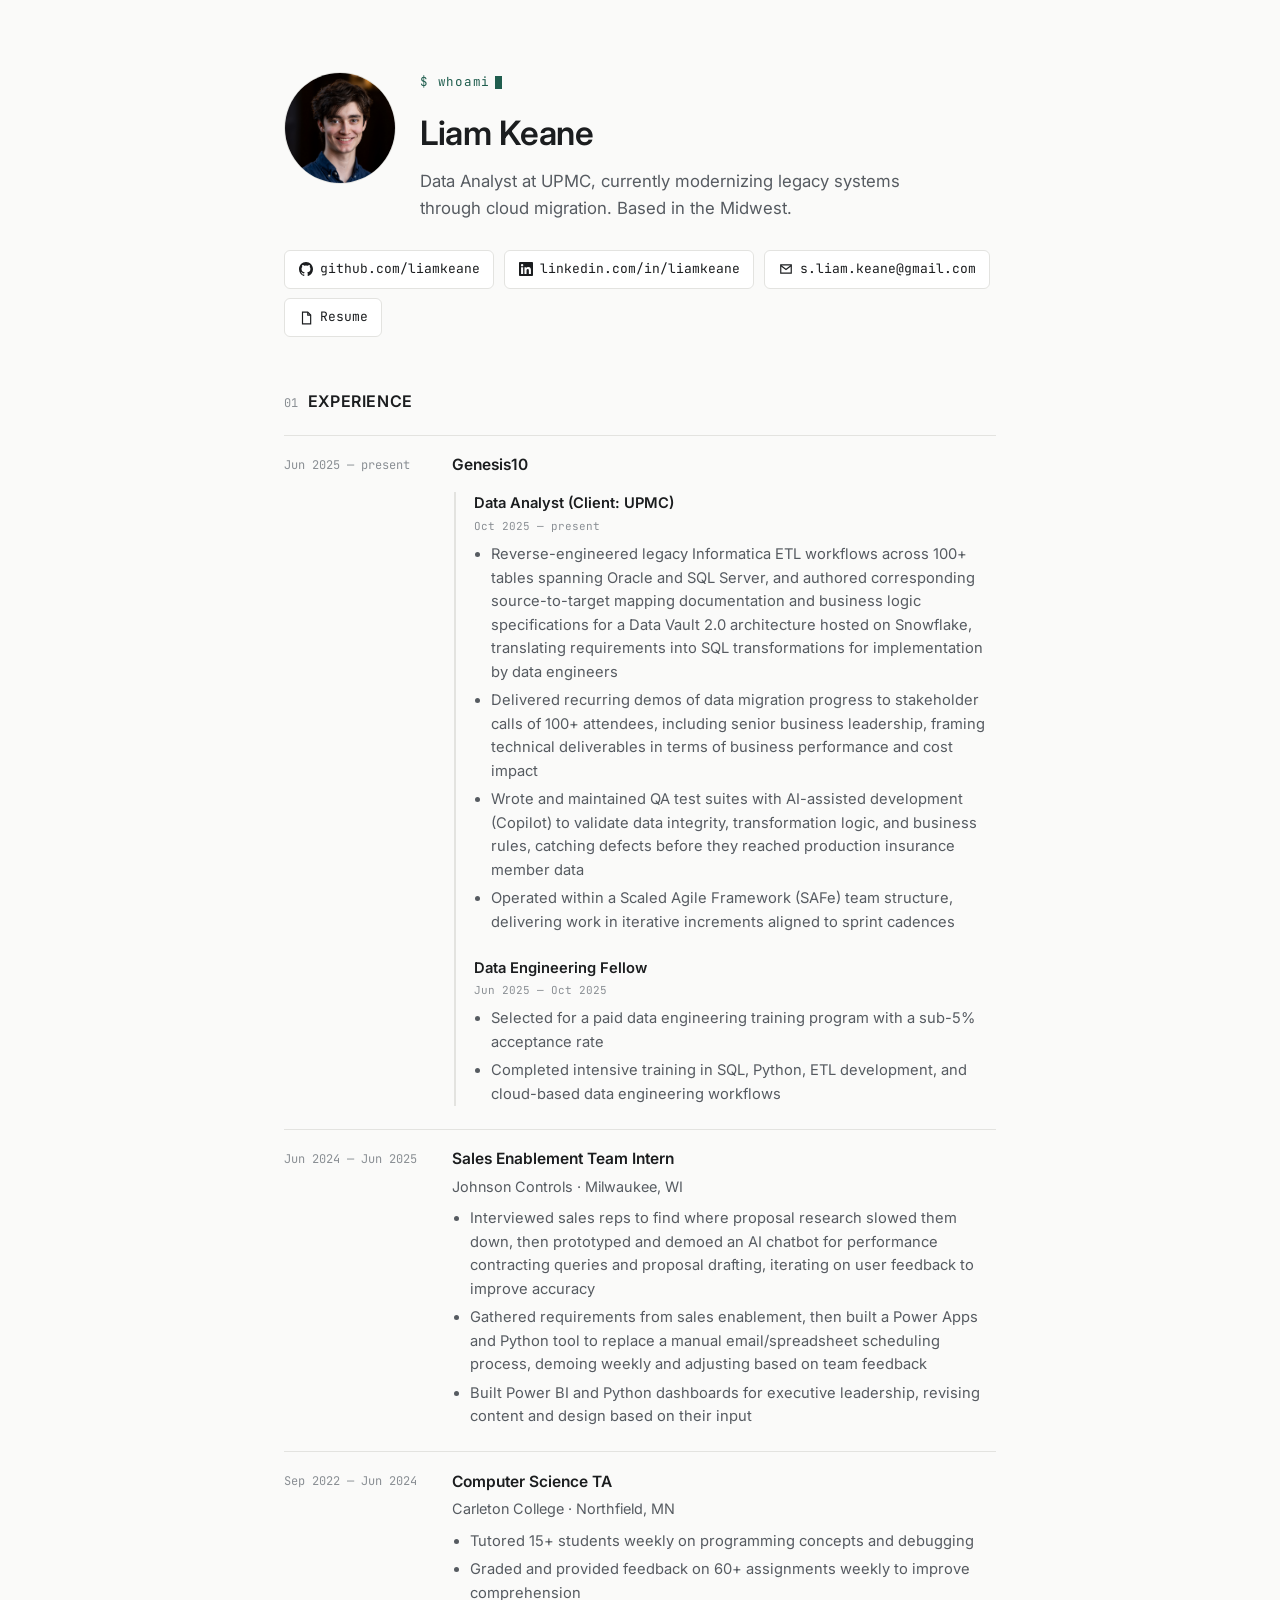
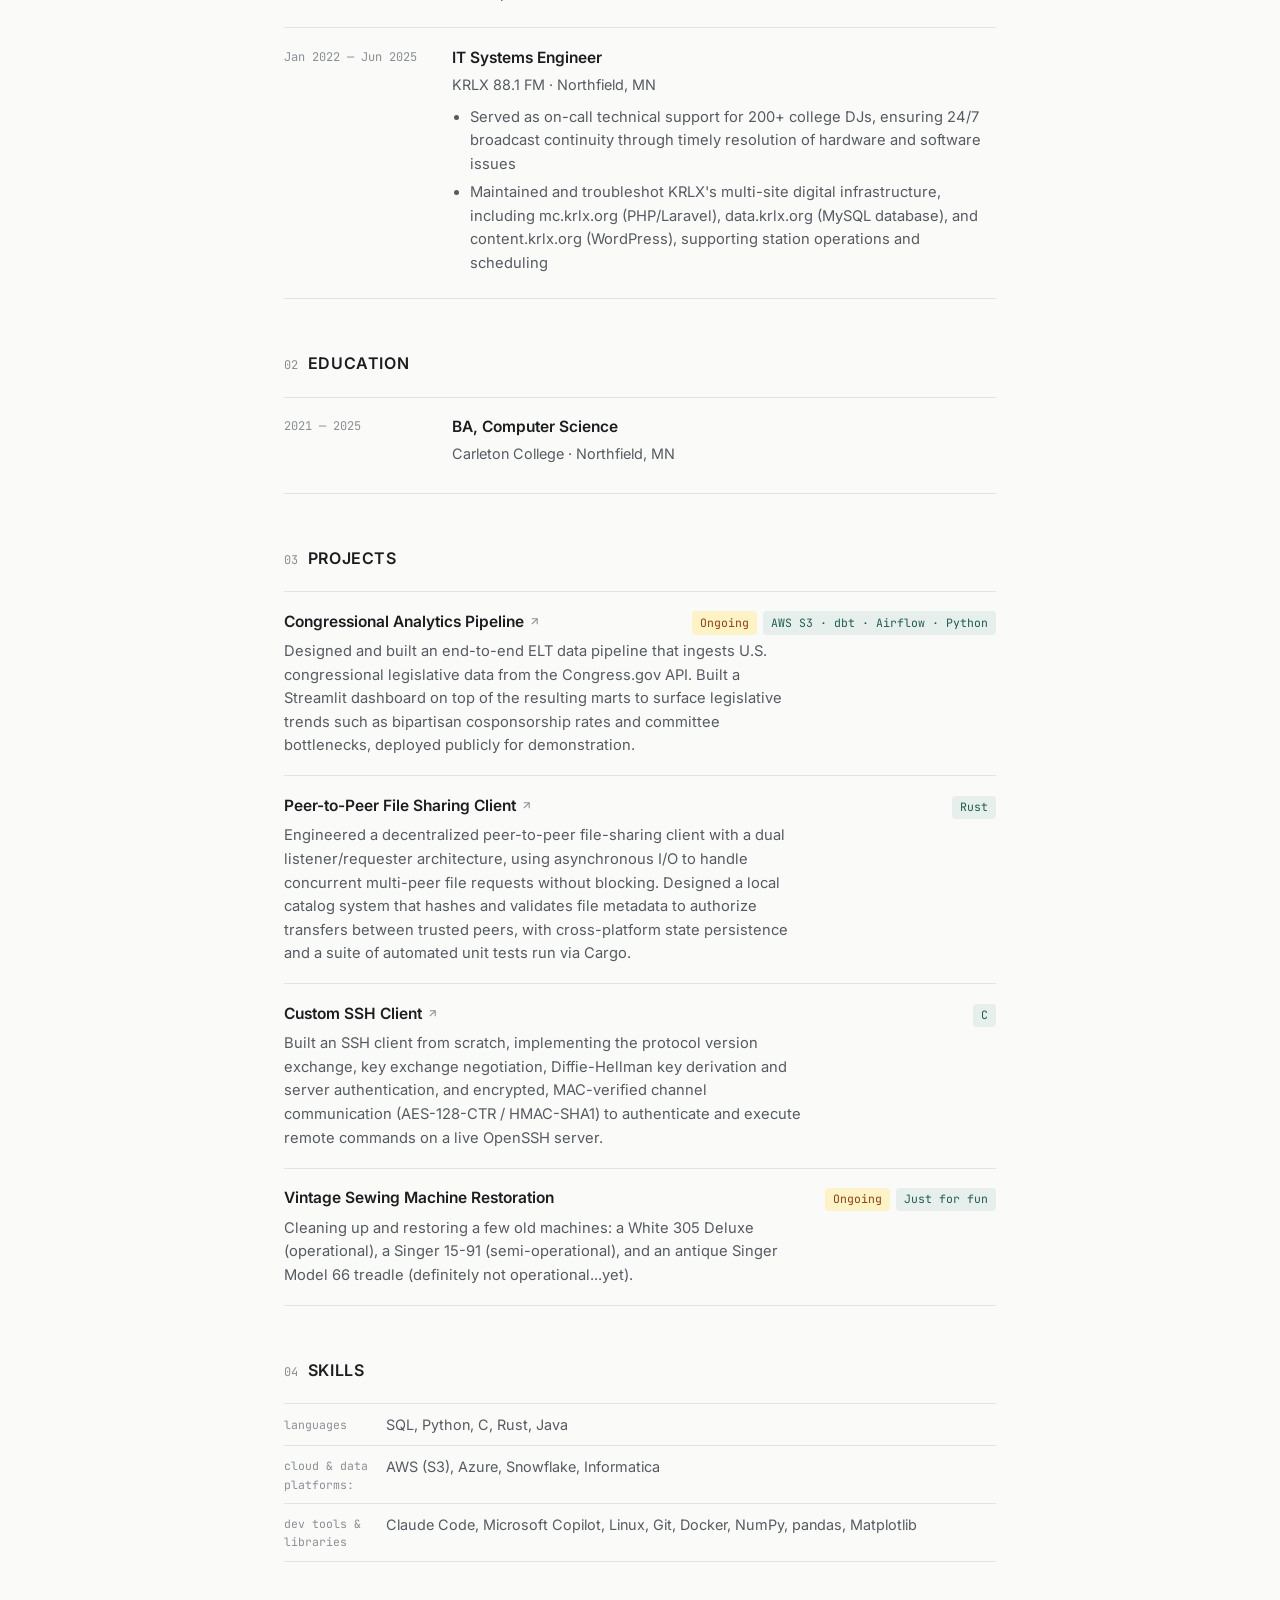
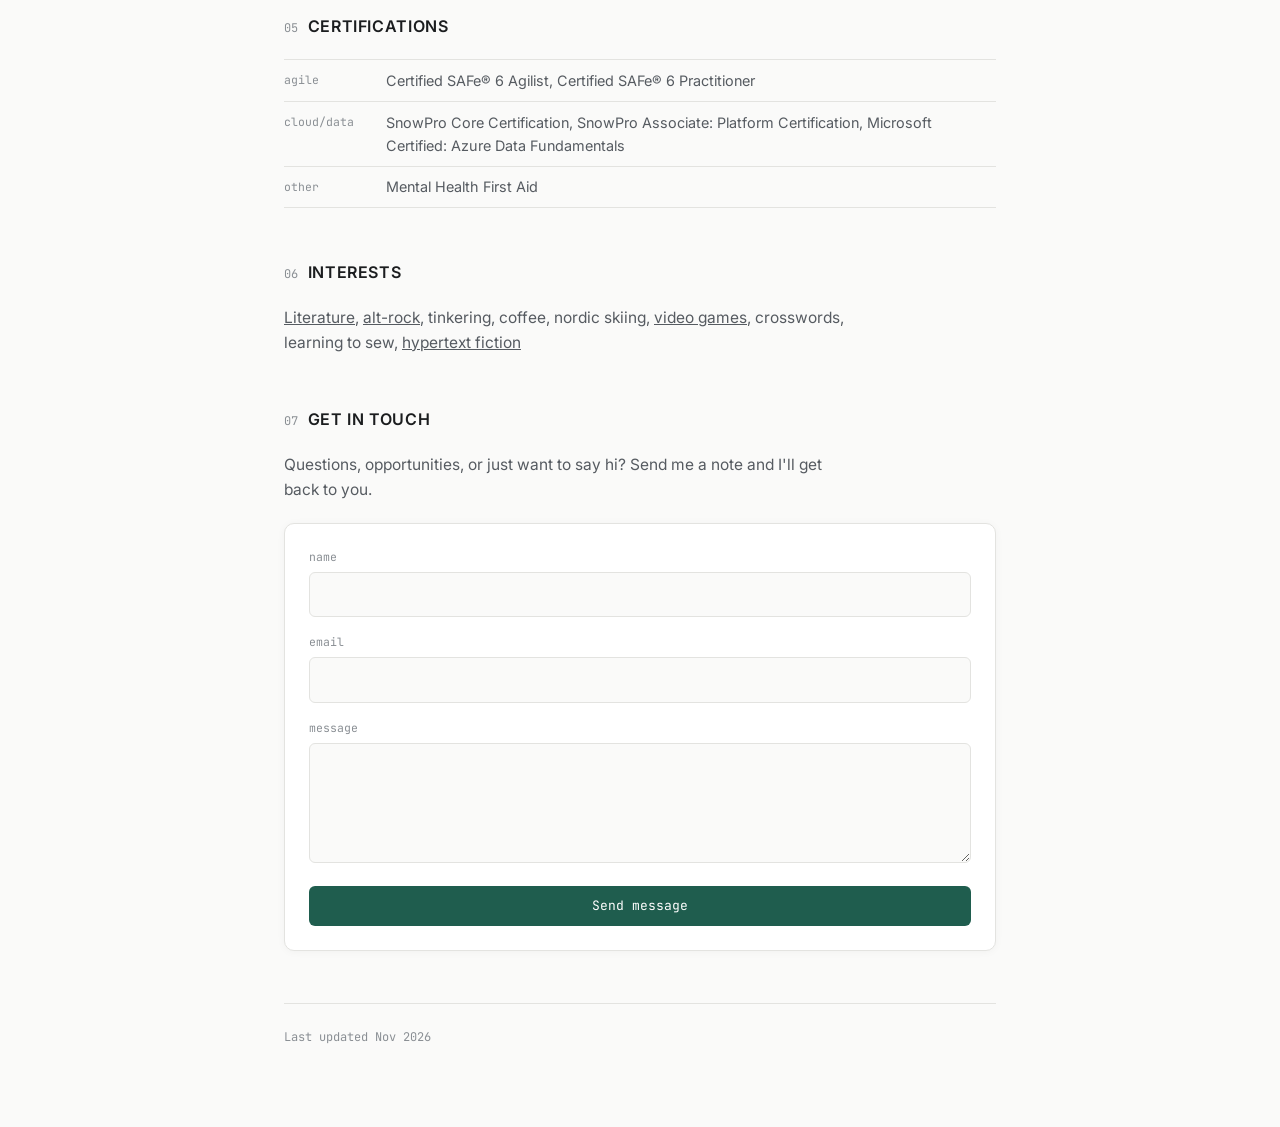
<file: index.html>
<!DOCTYPE html>
<html lang="en">
<head>
<meta charset="UTF-8">
<meta name="viewport" content="width=device-width, initial-scale=1.0">
<title>Liam Keane</title>
<meta name="description" content="Data engineer">
<link rel="icon" type="image/png" href="favicon.png">
<link rel="preconnect" href="https://fonts.googleapis.com">
<link rel="preconnect" href="https://fonts.gstatic.com" crossorigin>
<link href="https://fonts.googleapis.com/css2?family=Inter:wght@400;500;600&family=JetBrains+Mono:wght@400;500&display=swap" rel="stylesheet">
<style>
  :root {
    --bg: #FAFAF9;
    --surface: #FFFFFF;
    --ink: #1B1D1F;
    --ink-soft: #565B61;
    --ink-faint: #8A8F94;
    --border: #E3E3E0;
    --accent: #1F5D4E;
    --accent-soft: #E6EFEC;
    --mono: 'JetBrains Mono', ui-monospace, Menlo, monospace;
    --sans: 'Inter', -apple-system, BlinkMacSystemFont, 'Segoe UI', sans-serif;
  }

  * { box-sizing: border-box; }

  body {
    margin: 0;
    background: var(--bg);
    color: var(--ink);
    font-family: var(--sans);
    line-height: 1.6;
    -webkit-font-smoothing: antialiased;
  }

  a { color: inherit; }

  .wrap {
    max-width: 760px;
    margin: 0 auto;
    padding: 4.5rem 1.5rem 5rem;
  }

  /* header */
  .header-row {
    display: flex;
    align-items: flex-start;
    gap: 1.5rem;
    margin-bottom: 0;
  }

  .pfp {
    width: 112px;
    height: 112px;
    border-radius: 50%;
    object-fit: cover;
    flex-shrink: 0;
    border: 1px solid var(--border);
    background: var(--surface);
  }

  .header-text { flex: 1; min-width: 0; }

  .eyebrow {
    font-family: var(--mono);
    font-size: 12.5px;
    letter-spacing: 0.06em;
    color: var(--accent);
    margin: 0 0 0.9rem;
    display: flex;
    align-items: center;
  }

  .cursor {
    display: inline-block;
    width: 7px;
    height: 13px;
    background: var(--accent);
    margin-left: 5px;
    animation: blink 2s step-end infinite;
  }

  @keyframes blink {
    0%, 100% { opacity: 1; }
    50% { opacity: 0; }
  }

  h1 {
    font-size: 2.1rem;
    font-weight: 600;
    margin: 0 0 0.5rem;
    letter-spacing: -0.01em;
  }

  .tagline {
    font-size: 1.05rem;
    color: var(--ink-soft);
    margin: 0 0 1.75rem;
    max-width: 46ch;
  }

  .links {
    display: flex;
    flex-wrap: wrap;
    gap: 0.6rem;
    margin-bottom: 3.25rem;
  }

  .links a {
    display: inline-flex;
    align-items: center;
    gap: 0.45rem;
    font-family: var(--mono);
    font-size: 13px;
    text-decoration: none;
    padding: 0.5rem 0.85rem;
    border: 1px solid var(--border);
    border-radius: 6px;
    background: var(--surface);
    color: var(--ink);
    transition: border-color 0.15s ease, color 0.15s ease;
  }

  .links a:hover {
    border-color: var(--accent);
    color: var(--accent);
  }

  .links svg { width: 14px; height: 14px; flex-shrink: 0; }

  /* section rhythm */
  section { margin-bottom: 3.25rem; }

  .section-head {
    display: flex;
    align-items: baseline;
    gap: 0.6rem;
    margin-bottom: 1.25rem;
  }

  .section-head .n {
    font-family: var(--mono);
    font-size: 12px;
    color: var(--ink-faint);
  }

  h2 {
    font-size: 1rem;
    font-weight: 600;
    margin: 0;
    text-transform: uppercase;
    letter-spacing: 0.04em;
  }

  p.body {
    color: var(--ink-soft);
    font-size: 0.97rem;
    margin: 0;
    max-width: 56ch;
  }

  /* experience */
  .job {
    display: grid;
    grid-template-columns: 148px 1fr;
    gap: 1.25rem;
    padding: 1.1rem 0;
    border-top: 1px solid var(--border);
  }

  .job:last-child { border-bottom: 1px solid var(--border); }

  .job .when {
    font-family: var(--mono);
    font-size: 12px;
    color: var(--ink-faint);
    padding-top: 0.15rem;
  }

  .job .role {
    font-weight: 600;
    font-size: 0.97rem;
    margin: 0 0 0.15rem;
  }

  .job .org {
    color: var(--ink-soft);
    font-size: 0.9rem;
    margin: 0 0 0.6rem;
  }

  .job .org-name {
    font-weight: 600;
    font-size: 0.97rem;
    margin: 0 0 0.9rem;
  }

  .subroles {
    border-left: 2px solid var(--border);
    margin-left: 2px;
    padding-left: 1.1rem;
  }

  .subrole { padding-bottom: 1.1rem; }
  .subrole:last-child { padding-bottom: 0; }

  .subrole .role {
    font-weight: 600;
    font-size: 0.92rem;
    margin: 0 0 0.1rem;
  }

  .subrole .when {
    font-family: var(--mono);
    font-size: 11px;
    color: var(--ink-faint);
    padding-top: 0;
    margin: 0 0 0.5rem;
  }

  .subrole ul {
    margin: 0;
    padding-left: 1.1rem;
    color: var(--ink-soft);
    font-size: 0.92rem;
  }

  .subrole li { margin-bottom: 0.3rem; }

  .job ul {
    margin: 0;
    padding-left: 1.1rem;
    color: var(--ink-soft);
    font-size: 0.92rem;
  }

  .job li { margin-bottom: 0.3rem; }

  @media (max-width: 560px) {
    .job { grid-template-columns: 1fr; gap: 0.3rem; }
  }

  /* projects */
  .project {
    padding: 1.1rem 0;
    border-top: 1px solid var(--border);
  }

  .project:last-child { border-bottom: 1px solid var(--border); }

  .project-head {
    display: flex;
    justify-content: space-between;
    align-items: baseline;
    gap: 1rem;
    margin-bottom: 0.35rem;
  }

  .project-head a,
  .project-head .title {
    font-weight: 600;
    font-size: 0.97rem;
    text-decoration: none;
  }

  .project-head a:hover { color: var(--accent); }

  .project-head svg { width: 13px; height: 13px; color: var(--ink-faint); flex-shrink: 0; }

  .stack {
    font-family: var(--mono);
    font-size: 11.5px;
    color: var(--accent);
    background: var(--accent-soft);
    padding: 0.15rem 0.5rem;
    border-radius: 4px;
    white-space: nowrap;
  }

  .badges {
    display: flex;
    gap: 0.4rem;
    flex-shrink: 0;
  }

  .status {
    font-family: var(--mono);
    font-size: 11.5px;
    color: #92400E;
    background: #FEF3C7;
    padding: 0.15rem 0.5rem;
    border-radius: 4px;
    white-space: nowrap;
  }

  .project p {
    color: var(--ink-soft);
    font-size: 0.92rem;
    margin: 0;
    max-width: 58ch;
  }

  /* skills */
  .skill-row {
    display: flex;
    gap: 0.75rem;
    padding: 0.55rem 0;
    border-top: 1px solid var(--border);
    font-size: 0.9rem;
  }

  .skill-row:last-child { border-bottom: 1px solid var(--border); }

  .skill-row .label {
    font-family: var(--mono);
    font-size: 11.5px;
    color: var(--ink-faint);
    width: 90px;
    flex-shrink: 0;
    padding-top: 0.15rem;
  }

  .skill-row .val { color: var(--ink-soft); }

  /* contact */
  .contact-form {
    background: var(--surface);
    border: 1px solid var(--border);
    border-radius: 10px;
    box-shadow: 0 1px 8px rgba(0, 0, 0, 0.04);
    padding: 1.5rem;
    margin-top: 1.25rem;
  }

  .form-group { margin-bottom: 1rem; }

  .form-group label {
    display: block;
    font-family: var(--mono);
    font-size: 11.5px;
    color: var(--ink-faint);
    margin-bottom: 0.35rem;
  }

  .form-group input,
  .form-group textarea {
    width: 100%;
    padding: 0.6rem 0.7rem;
    border: 1px solid var(--border);
    border-radius: 6px;
    background: var(--bg);
    color: var(--ink);
    font: inherit;
    font-size: 0.95rem;
    transition: border-color 0.15s ease;
  }

  .form-group input:focus,
  .form-group textarea:focus {
    outline: none;
    border-color: var(--accent);
    background: var(--surface);
  }

  .form-group textarea { min-height: 120px; resize: vertical; }

  .contact-form button {
    width: 100%;
    padding: 0.7rem 1rem;
    border: none;
    border-radius: 6px;
    background: var(--accent);
    color: #fff;
    font-family: var(--mono);
    font-size: 13px;
    cursor: pointer;
    transition: background 0.15s ease;
  }

  .contact-form button:hover { background: #17483C; }
  .contact-form button:disabled { opacity: 0.6; cursor: default; }

  .form-message {
    display: none;
    margin-top: 1rem;
    padding: 0.6rem 0.8rem;
    border-radius: 6px;
    font-size: 0.9rem;
    text-align: center;
  }

  .form-message.success { display: block; background: var(--accent-soft); color: var(--accent); }
  .form-message.error { display: block; background: #FDECEC; color: #8A1C1C; }

  /* footer */
  footer {
    border-top: 1px solid var(--border);
    padding-top: 1.5rem;
    font-family: var(--mono);
    font-size: 12px;
    color: var(--ink-faint);
    display: flex;
    justify-content: space-between;
  }
</style>
</head>
<body>
<div class="wrap">

  <div class="header-row">
    <img class="pfp" src="pfp.jpg" alt="Liam Keane">
    <div class="header-text">
      <p class="eyebrow">$ whoami<span class="cursor"></span></p>
      <h1>Liam Keane</h1>
      <p class="tagline">Data Analyst at UPMC, currently modernizing legacy systems through cloud migration. Based in the Midwest.</p>
    </div>
  </div>

  <div class="links">
    <a href="https://github.com/liamkeane" target="_blank" rel="noopener">
      <svg viewBox="0 0 24 24" fill="currentColor"><path d="M12 0C5.37 0 0 5.5 0 12.3c0 5.44 3.44 10.05 8.21 11.68.6.11.82-.27.82-.6 0-.29-.01-1.06-.02-2.08-3.34.75-4.04-1.64-4.04-1.64-.55-1.44-1.34-1.82-1.34-1.82-1.09-.77.08-.76.08-.76 1.21.09 1.84 1.28 1.84 1.28 1.07 1.87 2.81 1.33 3.5 1.02.11-.79.42-1.33.76-1.64-2.66-.31-5.47-1.37-5.47-6.08 0-1.34.46-2.44 1.22-3.3-.12-.31-.53-1.56.12-3.24 0 0 1-.33 3.3 1.26a11.2 11.2 0 0 1 6 0c2.29-1.59 3.29-1.26 3.29-1.26.65 1.68.24 2.93.12 3.24.76.86 1.22 1.96 1.22 3.3 0 4.72-2.81 5.76-5.49 6.07.43.38.81 1.14.81 2.3 0 1.66-.02 2.99-.02 3.4 0 .33.22.72.83.6C20.57 22.34 24 17.73 24 12.3 24 5.5 18.63 0 12 0Z"/></svg>
      github.com/liamkeane
    </a>
    <a href="https://www.linkedin.com/in/liam-keane-598496237" target="_blank" rel="noopener">
      <svg viewBox="0 0 24 24" fill="currentColor"><path d="M20.45 20.45h-3.55v-5.57c0-1.33-.02-3.04-1.85-3.04-1.86 0-2.14 1.45-2.14 2.94v5.67H9.36V9h3.41v1.56h.05c.47-.9 1.63-1.85 3.36-1.85 3.6 0 4.27 2.37 4.27 5.45v6.29ZM5.34 7.43a2.06 2.06 0 1 1 0-4.12 2.06 2.06 0 0 1 0 4.12ZM7.12 20.45H3.56V9h3.56v11.45ZM22.22 0H1.77C.8 0 0 .78 0 1.75v20.5C0 23.22.8 24 1.77 24h20.45c.98 0 1.78-.78 1.78-1.75V1.75C24 .78 23.2 0 22.22 0Z"/></svg>
      linkedin.com/in/liamkeane
    </a>
    <a href="mailto:s.liam.keane@gmail.com">
      <svg viewBox="0 0 24 24" fill="none" stroke="currentColor" stroke-width="2"><path d="M3 5h18v14H3z"/><path d="m3 6 9 7 9-7"/></svg>
      s.liam.keane@gmail.com
    </a>
    <a href="/resume.pdf" target="_blank" rel="noopener">
      <svg viewBox="0 0 24 24" fill="none" stroke="currentColor" stroke-width="2"><path d="M6 2h9l5 5v15H6z"/><path d="M15 2v5h5"/></svg>
      Resume
    </a>
  </div>

  <section>
    <div class="section-head"><span class="n">01</span><h2>Experience</h2></div>

    <div class="job">
      <div class="when">Jun 2025 — present</div>
      <div>
        <p class="org-name">Genesis10</p>
        <div class="subroles">
          <div class="subrole">
            <p class="role">Data Analyst (Client: UPMC)</p>
            <p class="when">Oct 2025 — present</p>
            <ul>
              <li>Reverse-engineered legacy Informatica ETL workflows across 100+ tables spanning Oracle and SQL Server, and authored corresponding source-to-target mapping documentation and business logic specifications for a Data Vault 2.0 architecture hosted on Snowflake, translating requirements into SQL transformations for implementation by data engineers</li>
              <li>Delivered recurring demos of data migration progress to stakeholder calls of 100+ attendees, including senior business leadership, framing technical deliverables in terms of business performance and cost impact</li>
              <li>Wrote and maintained QA test suites with AI-assisted development (Copilot) to validate data integrity, transformation logic, and business rules, catching defects before they reached production insurance member data</li>
              <li>Operated within a Scaled Agile Framework (SAFe) team structure, delivering work in iterative increments aligned to sprint cadences</li>
            </ul>
          </div>
          <div class="subrole">
            <p class="role">Data Engineering Fellow</p>
            <p class="when">Jun 2025 — Oct 2025</p>
            <ul>
              <li>Selected for a paid data engineering training program with a sub-5% acceptance rate</li>
              <li>Completed intensive training in SQL, Python, ETL development, and cloud-based data engineering workflows</li>
            </ul>
          </div>
        </div>
      </div>
    </div>

    <div class="job">
      <div class="when">Jun 2024 — Jun 2025</div>
      <div>
        <p class="role">Sales Enablement Team Intern</p>
        <p class="org">Johnson Controls · Milwaukee, WI</p>
        <ul>
          <li>Interviewed sales reps to find where proposal research slowed them down, then prototyped and demoed an AI chatbot for performance contracting queries and proposal drafting, iterating on user feedback to improve accuracy</li>
          <li>Gathered requirements from sales enablement, then built a Power Apps and Python tool to replace a manual email/spreadsheet scheduling process, demoing weekly and adjusting based on team feedback</li>
          <li>Built Power BI and Python dashboards for executive leadership, revising content and design based on their input</li>
        </ul>
      </div>
    </div>

    <div class="job">
      <div class="when">Sep 2022 — Jun 2024</div>
      <div>
        <p class="role">Computer Science TA</p>
        <p class="org">Carleton College · Northfield, MN</p>
        <ul>
          <li>Tutored 15+ students weekly on programming concepts and debugging</li>
          <li>Graded and provided feedback on 60+ assignments weekly to improve comprehension</li>
        </ul>
      </div>
    </div>

    <div class="job">
      <div class="when">Jan 2022 — Jun 2025</div>
      <div>
        <p class="role">IT Systems Engineer</p>
        <p class="org">KRLX 88.1 FM · Northfield, MN</p>
        <ul>
          <li>Served as on-call technical support for 200+ college DJs, ensuring 24/7 broadcast continuity through timely resolution of hardware and software issues</li>
          <li>Maintained and troubleshot KRLX's multi-site digital infrastructure, including mc.krlx.org (PHP/Laravel), data.krlx.org (MySQL database), and content.krlx.org (WordPress), supporting station operations and scheduling</li>
        </ul>
      </div>
    </div>
  </section>

  <section>
    <div class="section-head"><span class="n">02</span><h2>Education</h2></div>
 
    <div class="job">
      <div class="when">2021 — 2025</div>
      <div>
        <p class="role">BA, Computer Science</p>
        <p class="org">Carleton College · Northfield, MN</p>
      </div>
    </div>
  </section>

  <section>
    <div class="section-head"><span class="n">03</span><h2>Projects</h2></div>

    <div class="project">
      <div class="project-head">
        <a href="https://github.com/liamkeane/congressional-analysis-pipeline" target="_blank" rel="noopener">Congressional Analytics Pipeline <svg viewBox="0 0 24 24" fill="none" stroke="currentColor" stroke-width="2" style="display:inline;vertical-align:-1px"><path d="M7 17 17 7"/><path d="M7 7h10v10"/></svg></a>
        <span class="badges">
          <span class="status">Ongoing</span>
          <span class="stack">AWS S3 · dbt · Airflow · Python</span>
        </span>
      </div>
      <p>Designed and built an end-to-end ELT data pipeline that ingests U.S. congressional legislative data from the Congress.gov API. Built a Streamlit dashboard on top of the resulting marts to surface legislative trends such as bipartisan cosponsorship rates and committee bottlenecks, deployed publicly for demonstration.</p>
    </div>

    <div class="project">
      <div class="project-head">
        <a href="https://github.com/liamkeane/peer-to-peer-file-sharing-client" target="_blank" rel="noopener">Peer-to-Peer File Sharing Client  <svg viewBox="0 0 24 24" fill="none" stroke="currentColor" stroke-width="2" style="display:inline;vertical-align:-1px"><path d="M7 17 17 7"/><path d="M7 7h10v10"/></svg></a>
        <span class="stack">Rust</span>
      </div>
      <p>Engineered a decentralized peer-to-peer file-sharing client with a dual listener/requester architecture, using asynchronous I/O to handle concurrent multi-peer file requests without blocking. Designed a local catalog system that hashes and validates file metadata to authorize transfers between trusted peers, with cross-platform state persistence and a suite of automated unit tests run via Cargo.</p>
    </div>

    <div class="project">
      <div class="project-head">
        <a href="https://github.com/liamkeane/custom-ssh-client" target="_blank" rel="noopener">Custom SSH Client <svg viewBox="0 0 24 24" fill="none" stroke="currentColor" stroke-width="2" style="display:inline;vertical-align:-1px"><path d="M7 17 17 7"/><path d="M7 7h10v10"/></svg></a>
        <span class="stack">C</span>
      </div>
      <p>Built an SSH client from scratch, implementing the protocol version exchange, key exchange negotiation, Diffie-Hellman key derivation and server authentication, and encrypted, MAC-verified channel communication (AES-128-CTR / HMAC-SHA1) to authenticate and execute remote commands on a live OpenSSH server.</p>
    </div>

    <div class="project">
      <div class="project-head">
        <span class="title">Vintage Sewing Machine Restoration</span>
        <span class="badges">
          <span class="status">Ongoing</span>
          <span class="stack">Just for fun</span>
        </span>
      </div>
      <p>Cleaning up and restoring a few old machines: a White 305 Deluxe (operational), a Singer 15-91 (semi-operational), and an antique Singer Model 66 treadle (definitely not operational...yet).</p>
    </div>
    
  </section>

  <section>
    <div class="section-head"><span class="n">04</span><h2>Skills</h2></div>

    <div class="skill-row">
      <span class="label">languages</span>
      <span class="val">SQL, Python, C, Rust, Java</span>
    </div>
    <div class="skill-row">
      <span class="label">cloud & data platforms:</span>
      <span class="val">AWS (S3), Azure, Snowflake, Informatica</span>
    </div>
    <div class="skill-row">
      <span class="label">dev tools & libraries</span>
      <span class="val">Claude Code, Microsoft Copilot, Linux, Git, Docker, NumPy, pandas, Matplotlib</span>
    </div>
  </section>

  <section>
    <div class="section-head"><span class="n">05</span><h2>Certifications</h2></div>

    <div class="skill-row">
      <span class="label">agile</span>
      <span class="val">Certified SAFe&reg; 6 Agilist, Certified SAFe&reg; 6 Practitioner</span>
    </div>
    <div class="skill-row">
      <span class="label">cloud/data</span>
      <span class="val">SnowPro Core Certification, SnowPro Associate: Platform Certification, Microsoft Certified: Azure Data Fundamentals</span>
    </div>
    <div class="skill-row">
      <span class="label">other</span>
      <span class="val">Mental Health First Aid</span>
    </div>
  </section>

  <section>
    <div class="section-head"><span class="n">06</span><h2>Interests</h2></div>
    <p class="body"><a href="https://fable.co/fabler/liam-332411308314?tab=lists">Literature</a>, <a href="https://tidal.com/album/155471526/u">alt-rock</a>, tinkering, coffee, nordic skiing, <a href="https://en.wikipedia.org/wiki/Outer_Wilds">video games</a>, crosswords, learning to sew, <a href="https://twinery.org/">hypertext fiction</a></p>
  </section>

  <section id="contact">
    <div class="section-head"><span class="n">07</span><h2>Get in Touch</h2></div>
    <p class="body">Questions, opportunities, or just want to say hi? Send me a note and I'll get back to you.</p>

    <form id="contactForm" class="contact-form" action="https://formspree.io/f/xyeebpdn" method="POST">
      <div class="form-group">
        <label for="name">name</label>
        <input type="text" id="name" name="name" autocomplete="name" required>
      </div>
      <div class="form-group">
        <label for="email">email</label>
        <input type="email" id="email" name="email" autocomplete="email" required>
      </div>
      <div class="form-group">
        <label for="message">message</label>
        <textarea id="message" name="message" required></textarea>
      </div>
      <input type="hidden" name="_subject" value="New message from liamkeane.github.io">
      <button type="submit">Send message</button>
      <div id="formMessage" class="form-message" role="status"></div>
    </form>
  </section>

  <footer>
    <span>Last updated Nov 2026</span>
  </footer>


</div>

<script>
  // Submit via fetch so visitors stay on the page; without JS the form still posts to Formspree directly.
  document.getElementById('contactForm').addEventListener('submit', async function (e) {
    e.preventDefault();
    const button = this.querySelector('button');
    const msg = document.getElementById('formMessage');
    button.textContent = 'Sending…';
    button.disabled = true;
    msg.className = 'form-message';

    try {
      const res = await fetch(this.action, {
        method: 'POST',
        body: new FormData(this),
        headers: { Accept: 'application/json' }
      });
      if (!res.ok) throw new Error();
      msg.textContent = '✓ Message sent — thanks!';
      msg.className = 'form-message success';
      this.reset();
    } catch {
      msg.textContent = 'Something went wrong. Try emailing me directly instead.';
      msg.className = 'form-message error';
    }
    button.textContent = 'Send message';
    button.disabled = false;
  });
</script>
</body>
</html>
</file>
